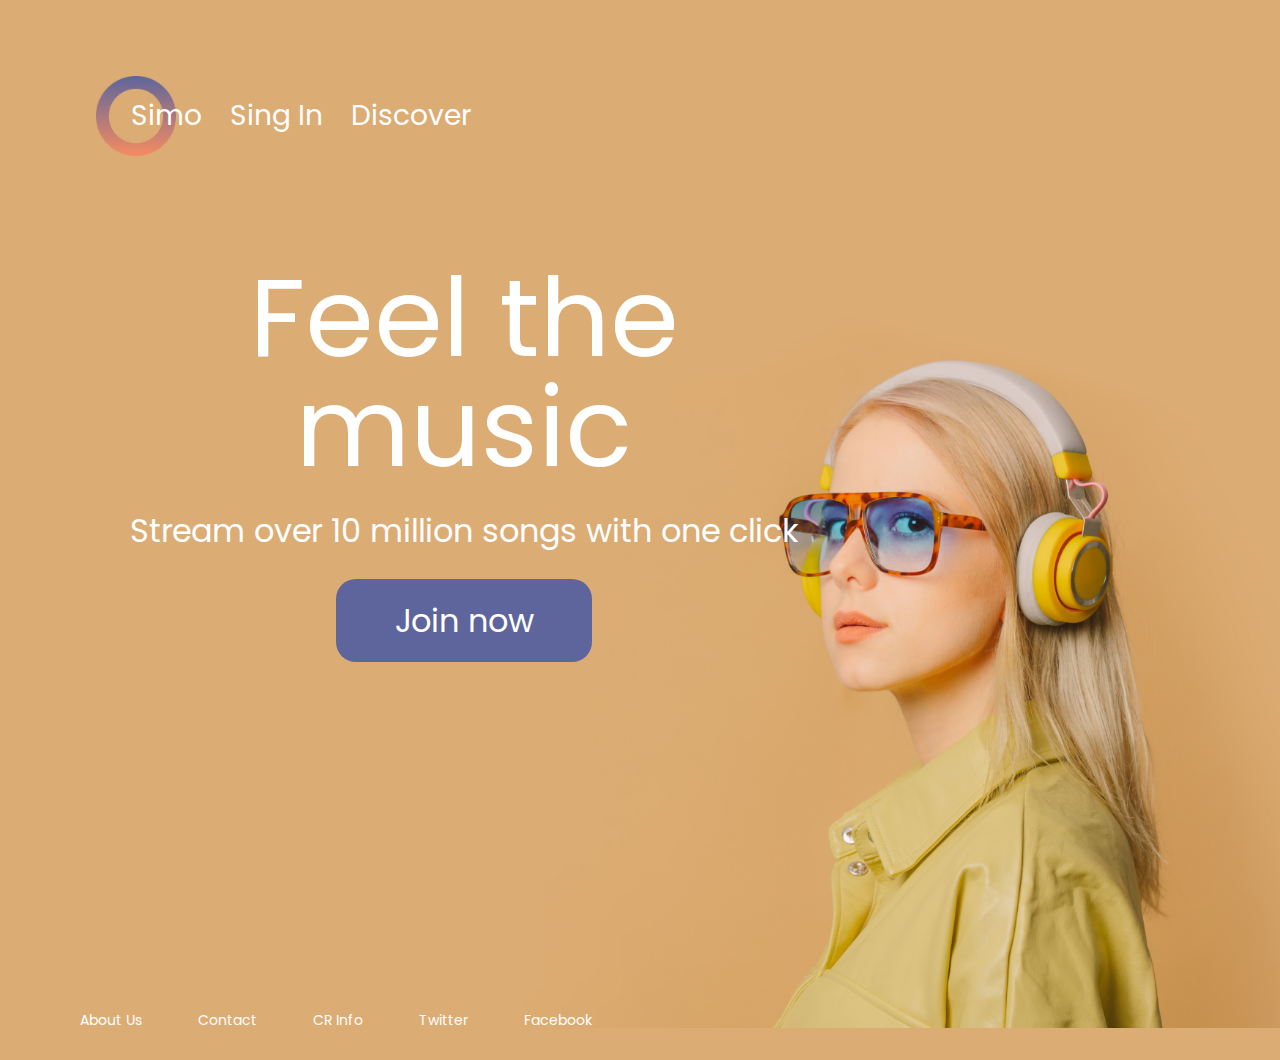
<file: index.html>
<!DOCTYPE html>
<html lang="pt-br">
<html>

    <head>
        <meta charset="UTF-8">
        <link rel="preconnect" href="https://fonts.googleapis.com"> 
        <link rel="preconnect" href="https://fonts.gstatic.com" crossorigin> 
        <link href="https://fonts.googleapis.com/css2?family=Poppins:wght@300;400;500;700&display=swap" rel="stylesheet">
        <link rel="stylesheet" href="https://cdn.jsdelivr.net/npm/swiper@8/swiper-bundle.min.css"/>
        <link href="https://fonts.googleapis.com/css2?family=Josefin+Sans:wght@400;700&display=swap" rel="stylesheet">
        <link rel="stylesheet" href="reset.css">
        <link rel="stylesheet" href="style.css">
        <title>Simo music</title>
    </head>
    <body>
        <div class="background">
            <header class="cabecalho">
                <div class="container">
                    <ul class="cabecalho__lista">
                        <li class="lista-titulo">
                            <a href="#" class="lista-link">Simo</a>
                        </li>
                        <li class="lista-titulo">
                            <a href="singin.html" class="lista-link">Sing In</a>
                        </li>
                        <li class="lista-titulo">
                            <a href="discover.html" class="lista-link">Discover</a>
                        </li>
                    </ul>
                </div>
            </header>
            <main class="principal">
                <h1 class="principal__titulo">Feel the music</h1>
                <p class="principal__texto">Stream over 10 million songs with one click</p>
                <a href="#" class="principal__botao">Join now</a>
            </main>
            <footer class="rodape">
                <ul class="rodape__lista">
                    <li class="rodape__lista-item">
                        <a href="#" class="rodape__lista-link">About Us</a>
                    </li>
                    <li class="rodape__lista-item">
                        <a href="#" class="rodape__lista-link">Contact</a>
                    </li>
                    <li class="rodape__lista-item">
                        <a href="#" class="rodape__lista-link">CR Info</a>
                    </li>
                    <li class="rodape__lista-item">
                        <a href="#" class="rodape__lista-link">Twitter</a>
                    </li>
                    <li class="rodape__lista-item">
                        <a href="#" class="rodape__lista-link">Facebook</a>
                    </li>
                </ul>
            </footer>
        </div>
    </body>
</file>
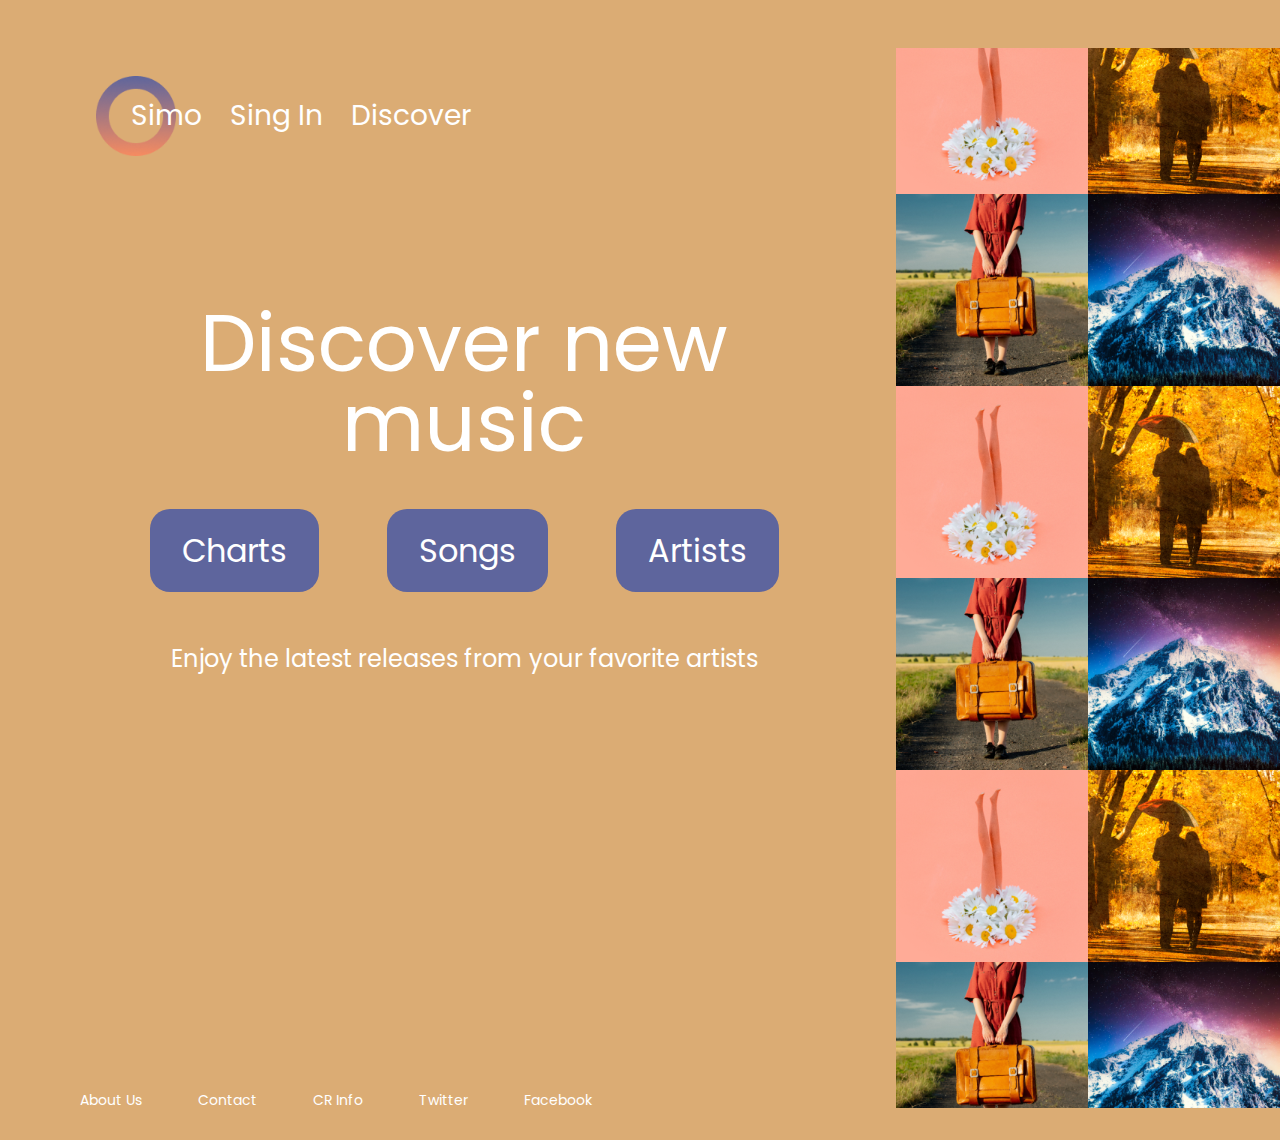
<file: discover.html>
<!DOCTYPE html>
<html lang="pt-br">
<html>

    <head>
        <meta charset="UTF-8">
        <link rel="stylesheet" href="reset.css">
        <link rel="preconnect" href="https://fonts.googleapis.com"> 
        <link rel="preconnect" href="https://fonts.gstatic.com" crossorigin> 
        <link href="https://fonts.googleapis.com/css2?family=Poppins:wght@300;400;500;700&display=swap" rel="stylesheet">
        <link rel="stylesheet" href="https://cdn.jsdelivr.net/npm/swiper@8/swiper-bundle.min.css"/>
        <link href="https://fonts.googleapis.com/css2?family=Josefin+Sans:wght@400;700&display=swap" rel="stylesheet">
        <link rel="stylesheet" href="style.css">
        <title>Simo music</title>
    </head>

    <body>
        <div class="background__tiles">
            <header class="cabecalho">
                <div class="container">
                    <ul class="cabecalho__lista">
                        <li class="lista-titulo">
                            <a href="index.html" class="lista-link">Simo</a>
                        </li>
                        <li class="lista-titulo">
                            <a href="singin.html" class="lista-link">Sing In</a>
                        </li>
                        <li class="lista-titulo">
                            <a href="discover.html" class="lista-link">Discover</a>
                        </li>
                    </ul>
                </div>
            </header>

            <main class="discover">
                <h1 class="discover__titulo">Discover new music</h1>
                <div class="discover__botoes">
                    <a href="#" class="discover__botao">Charts</a>
                    <a href="#" class="discover__botao">Songs</a>
                    <a href="#" class="discover__botao">Artists</a>
                </div>
                <p class="discover__texto">Enjoy the latest releases from your favorite artists</p>
            </main>

            <footer class="rodape">
                <ul class="rodape__lista">
                    <li class="rodape__lista-item">
                        <a href="#" class="rodape__lista-link">About Us</a>
                    </li>
                    <li class="rodape__lista-item">
                        <a href="#" class="rodape__lista-link">Contact</a>
                    </li>
                    <li class="rodape__lista-item">
                        <a href="#" class="rodape__lista-link">CR Info</a>
                    </li>
                    <li class="rodape__lista-item">
                        <a href="#" class="rodape__lista-link">Twitter</a>
                    </li>
                    <li class="rodape__lista-item">
                        <a href="#" class="rodape__lista-link">Facebook</a>
                    </li>
                </ul>
            </footer>
        </div>
    </body>
</file>
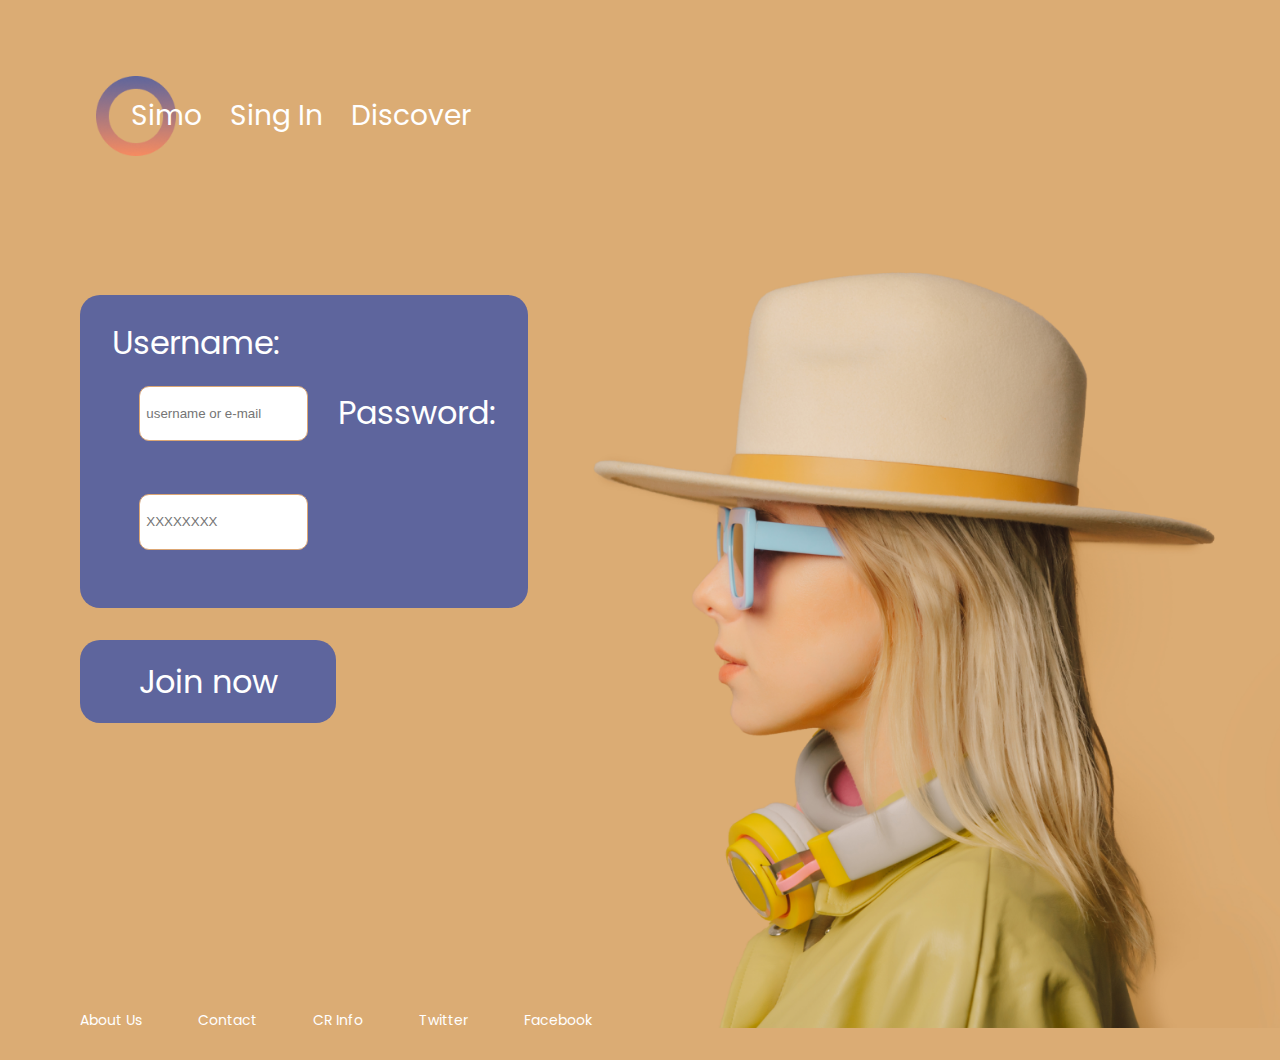
<file: singin.html>
<!DOCTYPE html>
<html lang="pt-br">
<html>

    <head>
        <meta charset="UTF-8">
        <link rel="stylesheet" href="reset.css">
        <link rel="preconnect" href="https://fonts.googleapis.com"> 
        <link rel="preconnect" href="https://fonts.gstatic.com" crossorigin> 
        <link href="https://fonts.googleapis.com/css2?family=Poppins:wght@300;400;500;700&display=swap" rel="stylesheet">
        <link rel="stylesheet" href="https://cdn.jsdelivr.net/npm/swiper@8/swiper-bundle.min.css"/>
        <link href="https://fonts.googleapis.com/css2?family=Josefin+Sans:wght@400;700&display=swap" rel="stylesheet">
        <link rel="stylesheet" href="style.css">
        <title>Simo music</title>
    </head>

    <body>
        <div class="background__alt">
            <header class="cabecalho">
                <div class="container">
                    <ul class="cabecalho__lista">
                        <li class="lista-titulo">
                            <a href="index.html" class="lista-link">Simo</a>
                        </li>
                        <li class="lista-titulo">
                            <a href="singin.html" class="lista-link">Sing In</a>
                        </li>
                        <li class="lista-titulo">
                            <a href="discover.html" class="lista-link">Discover</a>
                        </li>
                    </ul>
                </div>
            </header>

            <main class="singin">
                <form class="form">
                    <label for="user">Username:</label>
                    <input type="text" id="user" class="input__padrao" required placeholder="username or e-mail">
                    <label for="password">Password:</label>
                    <input type="pass" id="password" class="input__padrao" required placeholder="XXXXXXXX">
                </form>
                <a href="#" class="singin__botao">Join now</a>
            </main>

            <footer class="rodape">
                <ul class="rodape__lista">
                    <li class="rodape__lista-item">
                        <a href="#" class="rodape__lista-link">About Us</a>
                    </li>
                    <li class="rodape__lista-item">
                        <a href="#" class="rodape__lista-link">Contact</a>
                    </li>
                    <li class="rodape__lista-item">
                        <a href="#" class="rodape__lista-link">CR Info</a>
                    </li>
                    <li class="rodape__lista-item">
                        <a href="#" class="rodape__lista-link">Twitter</a>
                    </li>
                    <li class="rodape__lista-item">
                        <a href="#" class="rodape__lista-link">Facebook</a>
                    </li>
                </ul>
            </footer>
        </div>
    </body>
</file>
<file: style.css>
@import url("css/header.css");
@import url("css/footer.css");
@import url("css/landing.css");
@import url("css/discover.css");
@import url("css/singin.css");

:root {
    --fonte: "Poppins";
    --cor-de-fundo: #DBAC74;
    --cor-do-botao: #5E659D;
    --cor-animacao: #a50f28;
    --branco: #FFFFFF;
    --amarelo: #dba674;
}

body {
    background-color: var(--cor-de-fundo);
    font-family: var(--fonte);
    font-size: 16px;
    font-weight: 400;
    text-decoration: none;
}
</file>
